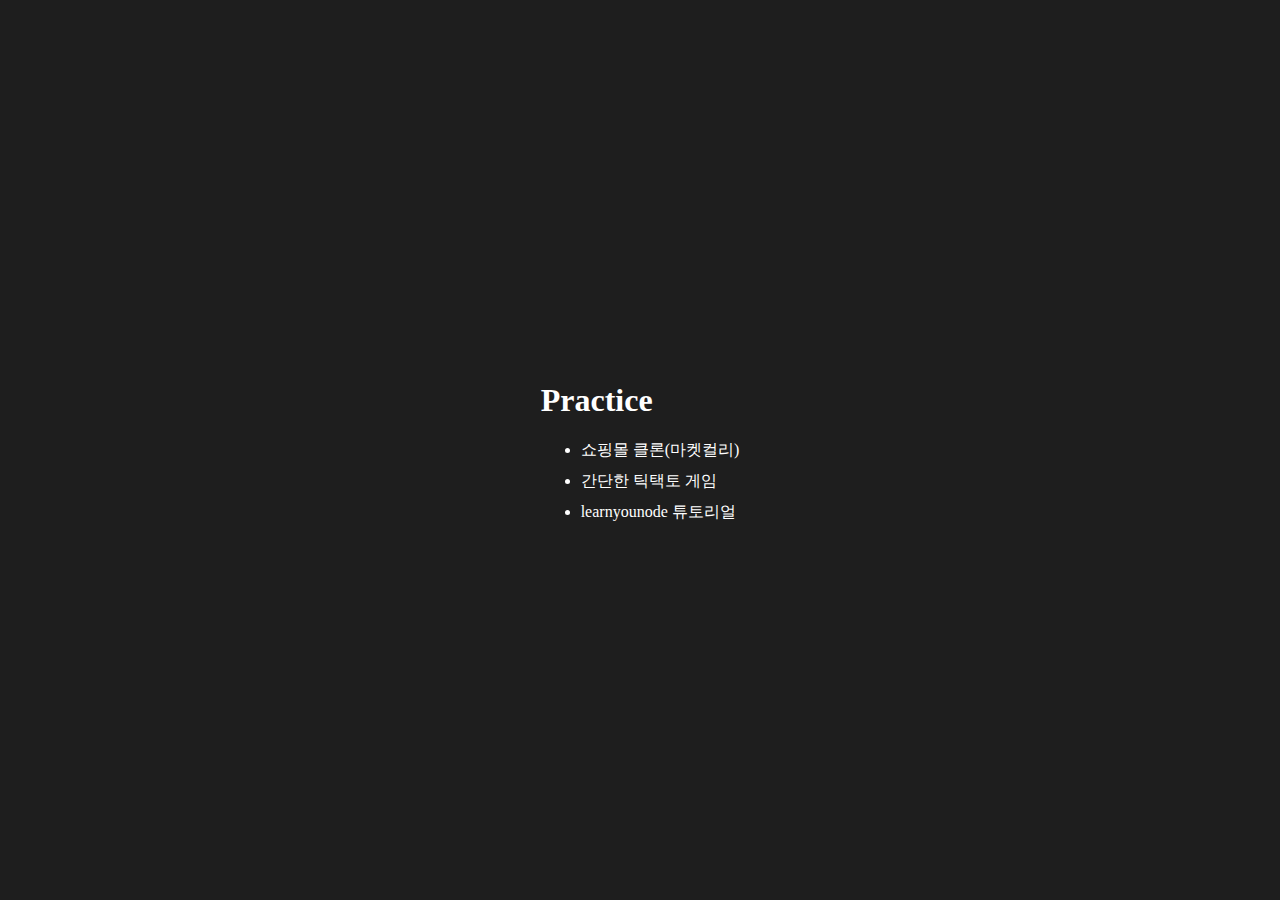
<file: index.html>
<html lang="en">
<head>
    <meta charset="UTF-8">
    <meta http-equiv="X-UA-Compatible" content="IE=edge">
    <meta name="viewport" content="width=device-width, initial-scale=1.0">
    <title>Practice</title>

    <link rel="stylesheet" href="style.css">
</head>
<body>
    <div>        
        <h1>Practice</h1>
        <ul>
            <li>
                <a href="./shop_clone/">쇼핑몰 클론(마켓컬리)</a>
            </li>
            <li>
                <a href="./tic-tac-toe/">간단한 틱택토 게임</a>
            </li>
            <li>
                <a href="https://github.com/hseoy/practice/tree/main/learn-node">learnyounode 튜토리얼</a>
            </li>
        </ul>
    </div>
</body>
</html>
</file>
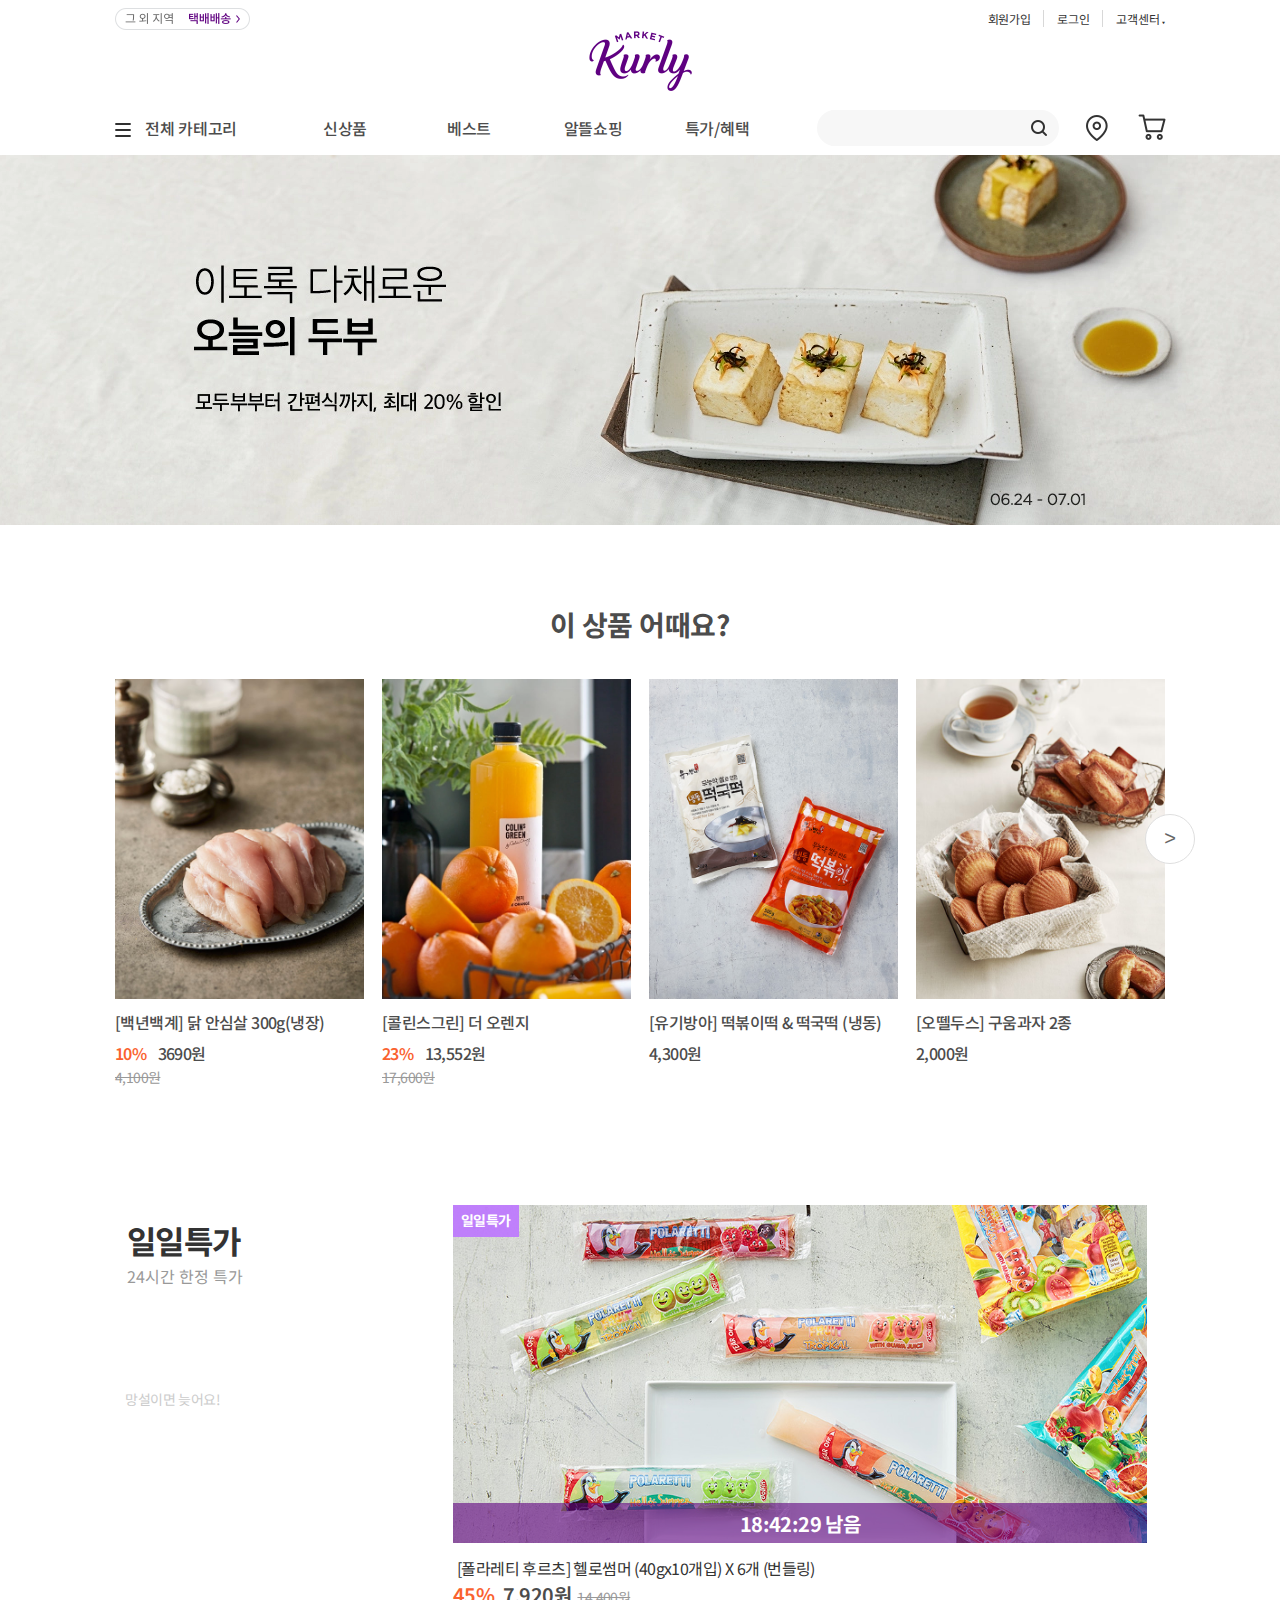
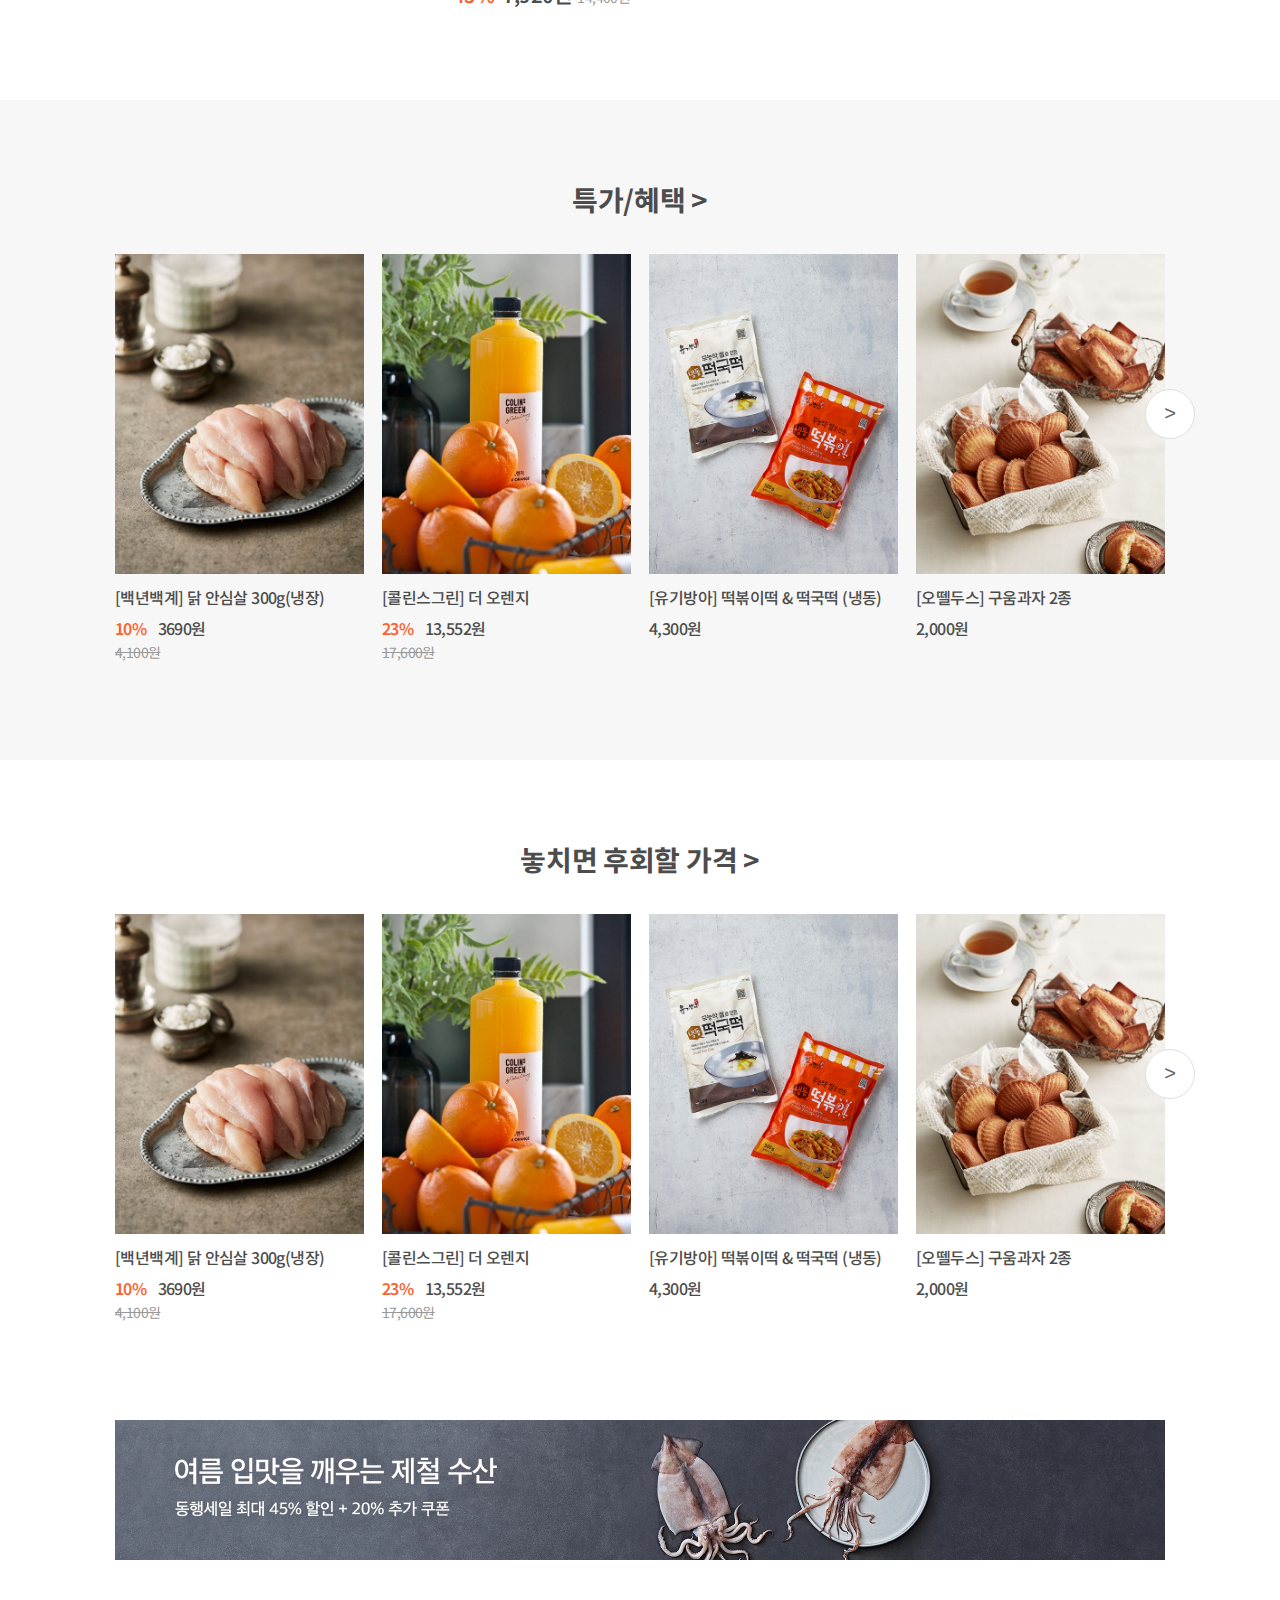
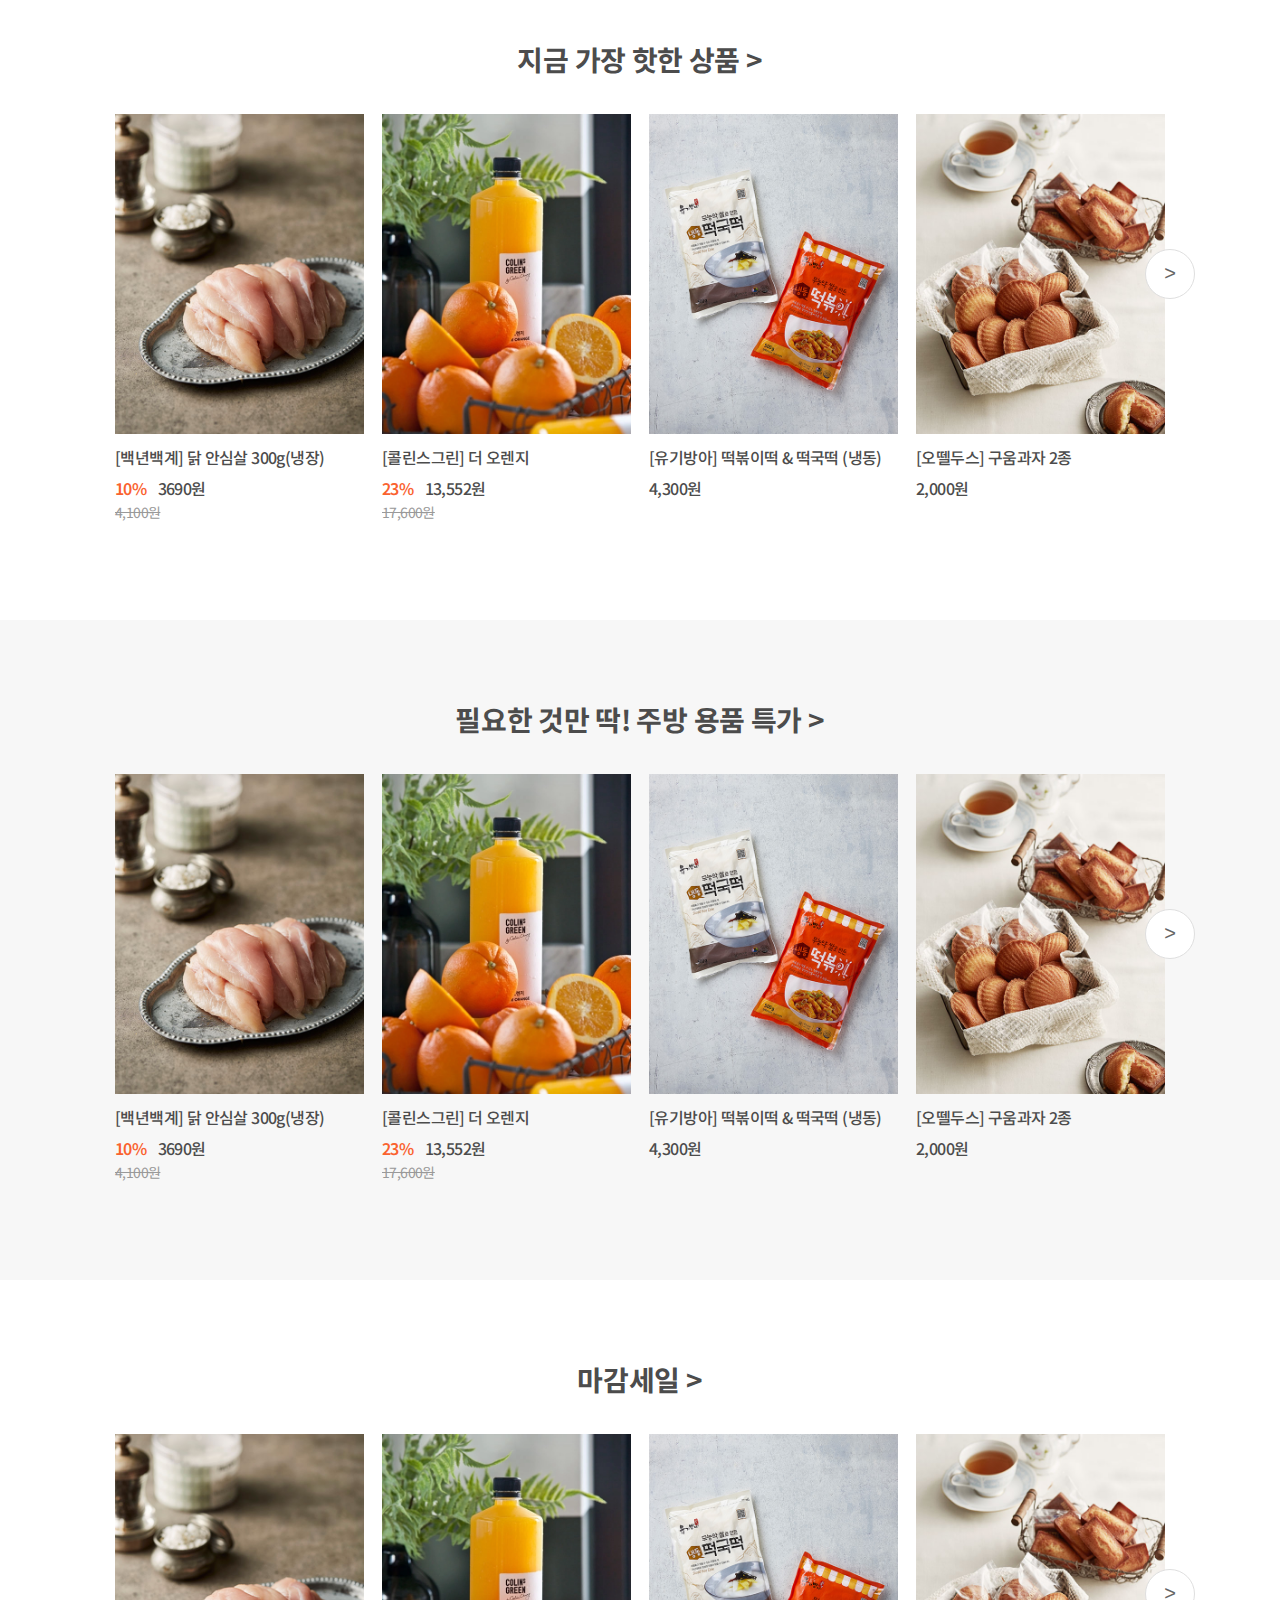
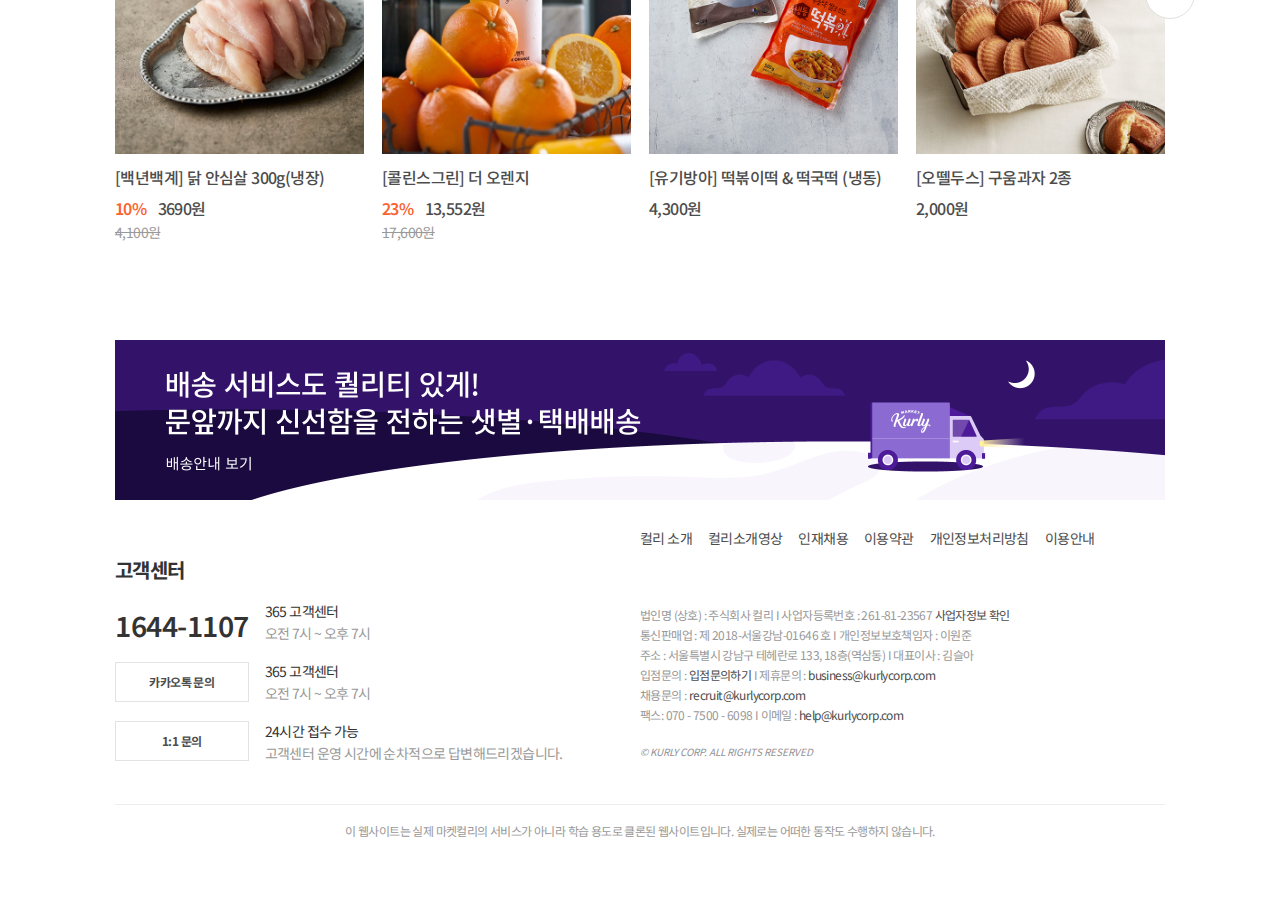
<file: shop_clone/index.html>
<html lang="en">

<head>
    <meta charset="UTF-8">
    <meta http-equiv="X-UA-Compatible" content="IE=edge">
    <meta name="viewport" content="width=device-width, initial-scale=1.0">
    <title>마켓컬리 클론</title>
    <link rel="stylesheet" href="./style.css">
    <link rel="shortcut icon" href="ico_32.png" type="image/png">

    <link rel="preconnect" href="https://fonts.googleapis.com">
    <link rel="preconnect" href="https://fonts.gstatic.com" crossorigin>
    <link href="https://fonts.googleapis.com/css2?family=Noto+Sans+KR:wght@100;300;400;500;700;900&display=swap"
        rel="stylesheet">
</head>

<body>
    <header class="header">
        <div class="header__wrap wrap">
            <div class="header__user-menu">
                <div class="header__user-event">
                    <a href="#">
                        <img src="./assets/delivery_200323.gif" alt="delivery">
                    </a>
                </div>
                <ul class="user-menu__menu-list">
                    <li class="user-menu__menu">회원가입</li>
                    <li class="user-menu__menu">로그인</li>
                    <li class="user-menu__menu">고객센터<span class="sub-menu__icon-down">▼</span></li>
                </ul>
            </div>
            <div class="header__logo">
                <h1 class="logo__title">
                    <a href="#">
                        <img src="./assets/logo.png" alt="logo">
                    </a>
                </h1>
            </div>
        </div>
    </header>
    <nav class="gnb">
        <div class="gnb__wrap wrap">
            <div class="gnb__menu-wrap">
                <ul class="gnb__menu-list">
                    <li class="gnb__menu gnb__menu--icon">
                        <div class="gnb__menu-icon">
                            <img src="./assets/ico_gnb_all_off.png" alt="menu icon">
                        </div>
                        <a href="#" class="gnb__menu-link">
                            전체 카테고리
                        </a>
                    </li>
                    <li class="gnb__menu">
                        <a href="#" class="gnb__menu-link">
                            신상품
                        </a>
                    </li>
                    <li class="gnb__menu">
                        <a href="#" class="gnb__menu-link">
                            베스트
                        </a>
                    </li>
                    <li class="gnb__menu">
                        <a href="#" class="gnb__menu-link">
                            알뜰쇼핑
                        </a>
                    </li>
                    <li class="gnb__menu">
                        <a href="#" class="gnb__menu-link">
                            특가/혜택
                        </a>
                    </li>
                </ul>
            </div>
            <div class="search-bar-wrap">
                <div class="search-bar">
                    <input type="text" class="search-bar__input">
                    <input type="image" src="./assets/ico_search_x2.png" class="search-bar__btn-button"></input>
                </div>
            </div>
            <div class="gnb__icon-wrap delivery-setting">
                <a href="#">
                    <img src="./assets/ico_delivery_setting.png" alt="delivery setting">
                </a>
            </div>
            <div class="gnb__icon-wrap cart">
                <a href="#">
                    <img src="./assets/ico_cart.png" alt="cart">
                </a>
            </div>
        </div>
    </nav>



    <div class="banner">
        <div class="banner__wrap">
            <button type="button" class="banner__btn-prev">&lt;</button>
            <button type="button" class="banner__btn-next">&gt;</button>
        </div>
    </div>


    <div class="product-view">
        <div class="product-view__wrap wrap">
            <h3 class="product-view__head">이 상품 어때요?</h3>
            <div class="product-view__items">
                <button type="button" class="product-view-item__btn-next">&gt;</button>
                <div class="product-view-item">
                    <div class="product-view-item__thum">
                        <img src="./assets/1472727892110l0.jpg" alt="product image">
                    </div>
                    <h4 class="product-view-item__name">[백년백계] 닭 안심살 300g(냉장)</h4>
                    <div class="product-view-item__price">
                        <span class="product-view-item__discount-rate">10%</span>
                        3690원
                    </div>
                    <div class="product-view-item__cost">4,100원</div>
                </div>
                <div class="product-view-item">
                    <div class="product-view-item__thum">
                        <img src="./assets/385_shop1_556007.webp" alt="product image">
                    </div>
                    <h4 class="product-view-item__name">[콜린스그린] 더 오렌지</h4>
                    <div class="product-view-item__price">
                        <span class="product-view-item__discount-rate">23%</span>
                        13,552원
                    </div>
                    <div class="product-view-item__cost">17,600원</div>
                </div>
                <div class="product-view-item">
                    <div class="product-view-item__thum">
                        <img src="./assets/1567563159964l0.jpg" alt="product image">
                    </div>
                    <h4 class="product-view-item__name">[유기방아] 떡볶이떡 & 떡국떡 (냉동)</h4>
                    <div class="product-view-item__price">
                        4,300원
                    </div>
                </div>
                <div class="product-view-item">
                    <div class="product-view-item__thum">
                        <img src="./assets/1470879732522l0.jpg" alt="product image">
                    </div>
                    <h4 class="product-view-item__name">[오뗄두스] 구움과자 2종</h4>
                    <div class="product-view-item__price">
                        2,000원
                    </div>
                </div>
            </div>
        </div>
    </div>


    <div class="special-product-view">
        <div class="special-product-view__wrap wrap">
            <div class="special-product-view__head">
                <div class="special-product-view__title">
                    <h3 class="special-product-view__main-title">일일특가</h3>
                    <p class="special-product-view__sub-title">24시간 한정 특가</p>
                </div>
                <p class="special-product-view__sub-hook">망설이면 늦어요!</p>
            </div>
            <div class="special-product-view__item">
                <div class="special-product-view-item__thum">
                    <h4 class="special-product-view-item__thum-title">일일특가</h4>
                    <div class="special-product-view-item__thum-image">
                        <img src="./assets/1624862216976z0.jpg" alt="special product image">
                    </div>
                    <div class="special-product-view-item__thum-time">18:42:29 남음</div>
                </div>
                <div class="special-product-view-item__name">[폴라레티 후르츠] 헬로썸머 (40gx10개입) X 6개 (번들링)</div>
                <div class="special-product-view-item__price">
                    <span class="special-product-view-item__discount-rate">45%</span>
                    <span class="special-product-view-item__in-price">
                        <span class="special-product-view-item__selling">7,920원</span>
                        <span class="special-product-view-item__cost">14,400원</span>
                </div>
            </div>
        </div>
    </div>
    </div>

    <div class="product-view product-view--bg-gray">
        <div class="product-view__wrap wrap">
            <h3 class="product-view__head">특가/혜택 &gt;</h3>
            <div class="product-view__items">
                <button type="button" class="product-view-item__btn-next">&gt;</button>
                <div class="product-view-item">
                    <div class="product-view-item__thum">
                        <img src="./assets/1472727892110l0.jpg" alt="product image">
                    </div>
                    <h4 class="product-view-item__name">[백년백계] 닭 안심살 300g(냉장)</h4>
                    <div class="product-view-item__price">
                        <span class="product-view-item__discount-rate">10%</span>
                        3690원
                    </div>
                    <div class="product-view-item__cost">4,100원</div>
                </div>
                <div class="product-view-item">
                    <div class="product-view-item__thum">
                        <img src="./assets/385_shop1_556007.webp" alt="product image">
                    </div>
                    <h4 class="product-view-item__name">[콜린스그린] 더 오렌지</h4>
                    <div class="product-view-item__price">
                        <span class="product-view-item__discount-rate">23%</span>
                        13,552원
                    </div>
                    <div class="product-view-item__cost">17,600원</div>
                </div>
                <div class="product-view-item">
                    <div class="product-view-item__thum">
                        <img src="./assets/1567563159964l0.jpg" alt="product image">
                    </div>
                    <h4 class="product-view-item__name">[유기방아] 떡볶이떡 & 떡국떡 (냉동)</h4>
                    <div class="product-view-item__price">
                        4,300원
                    </div>
                </div>
                <div class="product-view-item">
                    <div class="product-view-item__thum">
                        <img src="./assets/1470879732522l0.jpg" alt="product image">
                    </div>
                    <h4 class="product-view-item__name">[오뗄두스] 구움과자 2종</h4>
                    <div class="product-view-item__price">
                        2,000원
                    </div>
                </div>
            </div>
        </div>
    </div>


    <div class="product-view">
        <div class="product-view__wrap wrap">
            <h3 class="product-view__head">놓치면 후회할 가격 &gt;</h3>
            <div class="product-view__items">
                <button type="button" class="product-view-item__btn-next">&gt;</button>
                <div class="product-view-item">
                    <div class="product-view-item__thum">
                        <img src="./assets/1472727892110l0.jpg" alt="product image">
                    </div>
                    <h4 class="product-view-item__name">[백년백계] 닭 안심살 300g(냉장)</h4>
                    <div class="product-view-item__price">
                        <span class="product-view-item__discount-rate">10%</span>
                        3690원
                    </div>
                    <div class="product-view-item__cost">4,100원</div>
                </div>
                <div class="product-view-item">
                    <div class="product-view-item__thum">
                        <img src="./assets/385_shop1_556007.webp" alt="product image">
                    </div>
                    <h4 class="product-view-item__name">[콜린스그린] 더 오렌지</h4>
                    <div class="product-view-item__price">
                        <span class="product-view-item__discount-rate">23%</span>
                        13,552원
                    </div>
                    <div class="product-view-item__cost">17,600원</div>
                </div>
                <div class="product-view-item">
                    <div class="product-view-item__thum">
                        <img src="./assets/1567563159964l0.jpg" alt="product image">
                    </div>
                    <h4 class="product-view-item__name">[유기방아] 떡볶이떡 & 떡국떡 (냉동)</h4>
                    <div class="product-view-item__price">
                        4,300원
                    </div>
                </div>
                <div class="product-view-item">
                    <div class="product-view-item__thum">
                        <img src="./assets/1470879732522l0.jpg" alt="product image">
                    </div>
                    <h4 class="product-view-item__name">[오뗄두스] 구움과자 2종</h4>
                    <div class="product-view-item__price">
                        2,000원
                    </div>
                </div>
            </div>
        </div>
    </div>


    <div class="image-event-banner">
        <div class="image-event-banner__wrap wrap">
            <a href="#">
                <img src="./assets/pc_img_1624513132.webp" alt="banner">
            </a>
        </div>
    </div>

    <div class="product-view">
        <div class="product-view__wrap wrap">
            <h3 class="product-view__head">지금 가장 핫한 상품 &gt;</h3>
            <div class="product-view__items">
                <button type="button" class="product-view-item__btn-next">&gt;</button>
                <div class="product-view-item">
                    <div class="product-view-item__thum">
                        <img src="./assets/1472727892110l0.jpg" alt="product image">
                    </div>
                    <h4 class="product-view-item__name">[백년백계] 닭 안심살 300g(냉장)</h4>
                    <div class="product-view-item__price">
                        <span class="product-view-item__discount-rate">10%</span>
                        3690원
                    </div>
                    <div class="product-view-item__cost">4,100원</div>
                </div>
                <div class="product-view-item">
                    <div class="product-view-item__thum">
                        <img src="./assets/385_shop1_556007.webp" alt="product image">
                    </div>
                    <h4 class="product-view-item__name">[콜린스그린] 더 오렌지</h4>
                    <div class="product-view-item__price">
                        <span class="product-view-item__discount-rate">23%</span>
                        13,552원
                    </div>
                    <div class="product-view-item__cost">17,600원</div>
                </div>
                <div class="product-view-item">
                    <div class="product-view-item__thum">
                        <img src="./assets/1567563159964l0.jpg" alt="product image">
                    </div>
                    <h4 class="product-view-item__name">[유기방아] 떡볶이떡 & 떡국떡 (냉동)</h4>
                    <div class="product-view-item__price">
                        4,300원
                    </div>
                </div>
                <div class="product-view-item">
                    <div class="product-view-item__thum">
                        <img src="./assets/1470879732522l0.jpg" alt="product image">
                    </div>
                    <h4 class="product-view-item__name">[오뗄두스] 구움과자 2종</h4>
                    <div class="product-view-item__price">
                        2,000원
                    </div>
                </div>
            </div>
        </div>
    </div>


    <div class="product-view product-view--bg-gray">
        <div class="product-view__wrap wrap">
            <h3 class="product-view__head">필요한 것만 딱! 주방 용품 특가 &gt;</h3>
            <div class="product-view__items">
                <button type="button" class="product-view-item__btn-next">&gt;</button>
                <div class="product-view-item">
                    <div class="product-view-item__thum">
                        <img src="./assets/1472727892110l0.jpg" alt="product image">
                    </div>
                    <h4 class="product-view-item__name">[백년백계] 닭 안심살 300g(냉장)</h4>
                    <div class="product-view-item__price">
                        <span class="product-view-item__discount-rate">10%</span>
                        3690원
                    </div>
                    <div class="product-view-item__cost">4,100원</div>
                </div>
                <div class="product-view-item">
                    <div class="product-view-item__thum">
                        <img src="./assets/385_shop1_556007.webp" alt="product image">
                    </div>
                    <h4 class="product-view-item__name">[콜린스그린] 더 오렌지</h4>
                    <div class="product-view-item__price">
                        <span class="product-view-item__discount-rate">23%</span>
                        13,552원
                    </div>
                    <div class="product-view-item__cost">17,600원</div>
                </div>
                <div class="product-view-item">
                    <div class="product-view-item__thum">
                        <img src="./assets/1567563159964l0.jpg" alt="product image">
                    </div>
                    <h4 class="product-view-item__name">[유기방아] 떡볶이떡 & 떡국떡 (냉동)</h4>
                    <div class="product-view-item__price">
                        4,300원
                    </div>
                </div>
                <div class="product-view-item">
                    <div class="product-view-item__thum">
                        <img src="./assets/1470879732522l0.jpg" alt="product image">
                    </div>
                    <h4 class="product-view-item__name">[오뗄두스] 구움과자 2종</h4>
                    <div class="product-view-item__price">
                        2,000원
                    </div>
                </div>
            </div>
        </div>
    </div>

    <div class="product-view">
        <div class="product-view__wrap wrap">
            <h3 class="product-view__head">마감세일 &gt;</h3>
            <div class="product-view__items">
                <button type="button" class="product-view-item__btn-next">&gt;</button>
                <div class="product-view-item">
                    <div class="product-view-item__thum">
                        <img src="./assets/1472727892110l0.jpg" alt="product image">
                    </div>
                    <h4 class="product-view-item__name">[백년백계] 닭 안심살 300g(냉장)</h4>
                    <div class="product-view-item__price">
                        <span class="product-view-item__discount-rate">10%</span>
                        3690원
                    </div>
                    <div class="product-view-item__cost">4,100원</div>
                </div>
                <div class="product-view-item">
                    <div class="product-view-item__thum">
                        <img src="./assets/385_shop1_556007.webp" alt="product image">
                    </div>
                    <h4 class="product-view-item__name">[콜린스그린] 더 오렌지</h4>
                    <div class="product-view-item__price">
                        <span class="product-view-item__discount-rate">23%</span>
                        13,552원
                    </div>
                    <div class="product-view-item__cost">17,600원</div>
                </div>
                <div class="product-view-item">
                    <div class="product-view-item__thum">
                        <img src="./assets/1567563159964l0.jpg" alt="product image">
                    </div>
                    <h4 class="product-view-item__name">[유기방아] 떡볶이떡 & 떡국떡 (냉동)</h4>
                    <div class="product-view-item__price">
                        4,300원
                    </div>
                </div>
                <div class="product-view-item">
                    <div class="product-view-item__thum">
                        <img src="./assets/1470879732522l0.jpg" alt="product image">
                    </div>
                    <h4 class="product-view-item__name">[오뗄두스] 구움과자 2종</h4>
                    <div class="product-view-item__price">
                        2,000원
                    </div>
                </div>
            </div>
        </div>
    </div>



    <div class="image-event-banner">
        <div class="image-event-banner__wrap wrap">
            <a href="#">
                <img src="./assets/pc_img_1568875999.webp" alt="banner">
            </a>
        </div>
    </div>


    <footer class="footer">
        <div class="footer__wrap wrap">
            <div class="footer__row footer__row--border">
                <div class="footer__row-item">
                    <div class="footer__cc">
                        <h3 class="footer__cc-title">
                            고객센터
                        </h3>
                        <div class="footer__row">
                            <div class="footer__row-item footer__row-item--w156">
                                <h4 class="footer__cc-link-wrap footer__cc-call-number">1644-1107</h4>
                                <h4 class="footer__cc-link-wrap">
                                    <a href="#">카카오톡 문의</a>
                                </h4>
                                <h4 class="footer__cc-link-wrap">
                                    <a href="#">1:1 문의</a>
                                </h4>
                            </div>
                            <div class="footer__row-item footer__row-item--w100p">
                                <div class="footer__cc-call">
                                    <h4 class="footer__cc-call-title">365 고객센터</h4>
                                    <p class="footer__cc-call-description">오전 7시 ~ 오후 7시</p>
                                </div>
                                
                                <div class="footer__cc-call">
                                    <h4 class="footer__cc-call-title">365 고객센터</h4>
                                    <p class="footer__cc-call-description">오전 7시 ~ 오후 7시</p>
                                </div>
                                
                                <div class="footer__cc-call">
                                    <h4 class="footer__cc-call-title">24시간 접수 가능</h4>
                                    <p class="footer__cc-call-description">고객센터 운영 시간에 순차적으로 답변해드리겠습니다.</p>
                                </div>
                            </div>
                        </div>
                    </div>
                </div>
                <div class="footer__row-item">
                    <ul class="footer__nav-list">
                        <li class="footer__nav-item"><a href="#">컬리 소개</a></li>
                        <li class="footer__nav-item"><a href="#">컬리소개영상</a></li>
                        <li class="footer__nav-item"><a href="#">인재채용</a></li>
                        <li class="footer__nav-item"><a href="#">이용약관</a></li>
                        <li class="footer__nav-item"><a href="#">개인정보처리방침</a></li>
                        <li class="footer__nav-item"><a href="#">이용안내</a></li>
                    </ul>
                    <div class="footer__company">
                        법인명 (상호) : 주식회사 컬리 <span class="bar">I</span> 사업자등록번호 : 261-81-23567 <a
                            href="http://www.ftc.go.kr/bizCommPop.do?wrkr_no=2618123567&amp;apv_perm_no=" target="_blank"
                            class="link">사업자정보
                            확인</a>
                        <br>
                        통신판매업 : 제 2018-서울강남-01646 호 <span class="bar">I</span> 개인정보보호책임자 : 이원준
                        <br>
                        주소 : 서울특별시 강남구 테헤란로 133, 18층(역삼동) <span class="bar">I</span> 대표이사 : 김슬아
                        <br>
                        입점문의 : <a href="https://forms.gle/oKMAe1SaicqMX3SC9" target="_blank" class="link">입점문의하기</a> <span
                            class="bar">I</span> 제휴문의 : <a href="mailto:business@kurlycorp.com"
                            class="link">business@kurlycorp.com</a>
                        <br>
                        채용문의 : <a href="mailto:recruit@kurlycorp.com" class="link">recruit@kurlycorp.com</a>
                        <br>
                        팩스: 070 - 7500 - 6098 <span class="bar">I</span> 이메일 : <a href="mailto:help@kurlycorp.com"
                            class="link">help@kurlycorp.com</a>

                    
                        <em class="footer__copyright">© KURLY CORP. ALL RIGHTS RESERVED</em>
                    </div>
                </div>
            </div>

            <div class="footer__row footer__row--border">
                <div class="footer__description">
                    이 웹사이트는 실제 마켓컬리의 서비스가 아니라 학습 용도로 클론된 웹사이트입니다. 
                    실제로는 어떠한 동작도 수행하지 않습니다.
                </div>
            </div>
        </div>
    </footer>
</body>

</html>
</file>
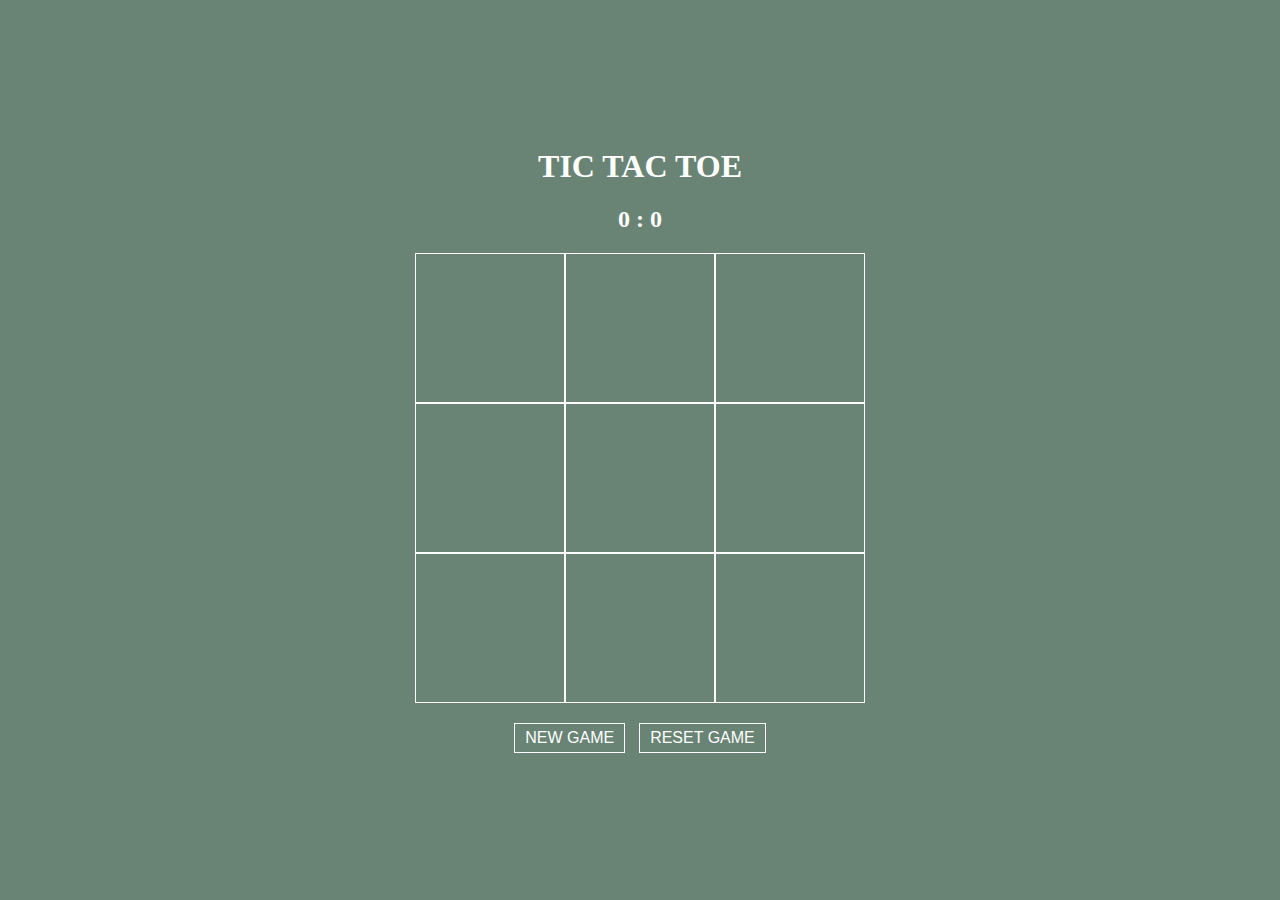
<file: tic-tac-toe/index.html>
<html lang="en">
<head>
    <meta charset="UTF-8">
    <meta http-equiv="X-UA-Compatible" content="IE=edge">
    <meta name="viewport" content="width=device-width, initial-scale=1.0">
    <title>간단한 틱택토 게임</title>

    <link rel="stylesheet" href="style.css">
</head>
<body>
    <div class="game-wrap">
        <div class="game-inner">
            <h1 class="center">TIC TAC TOE</h1>
            <h2 class="center game-result">
                <span class="game-result-o">0</span>
                 : 
                <span class="game-result-x">0</span>
                <div class="game-result-text"></div>
            </h2>
            
            <div id="container"></div>
        
            <div class="center btn-wrap">
                <button type="button" class="btn-new">NEW GAME</button>
                <button type="button" class="btn-reset">RESET GAME</button>
            </div>
        </div>
    </div>

    <script src="./script.js"></script>
</body>
</html>
</file>
<file: style.css>
body {
    display: flex;
    align-items: center;
    justify-content: center;
    background-color: #1e1e1e;
    color: #fff;
}

li {
    margin: 10px 0;
}

a {
    color: #fff;
    text-decoration: none;
}

a:hover {
    text-decoration: underline;
}
</file>
<file: shop_clone/style.css>
/*****************************/
html, body {
    width: 100%;
    height: 100%;
    min-width: 1050px;
}

body {
    font-size: 12px;
    font-family: 'Noto Sans KR', sans-serif;
    color: #4c4c4c;
    letter-spacing: -.05em;
}

body, h1, h2, h3, h4, h5, h6, ul, ol,
li, div, a, p {
    margin: 0;
    padding: 0;
    box-sizing: border-box;
}

ul, ol {
    list-style: none;
}

div, th, td, li, dt, dd, p {
    word-break: break-all;
}

a {
    text-decoration: none;
    color: #4c4c4c;
}

input[type="image"]:focus,
button {
    outline: none;
}
input[type="image"]:focus,
button:focus {
    outline: none;
    border: none;
}
/*****************************/
.wrap {
    width: 1050px;
    margin: 0 auto;
    position: relative;
}

.header__user-menu {
    display: flex;
    justify-content: space-between;
    width: 100%;
    height: 37px;
    position: absolute;
    top: 0;
}

.user-menu__menu-list {
    display: flex;
    align-items: center;
}

.user-menu__menu {
    display: inline-block;
    padding: 0 13px;
    color: #333;
    letter-spacing: -.3px;
}
.user-menu__menu:first-child {
    padding-left: 0;
}
.user-menu__menu:last-child {
    padding-right: 0;
}
.user-menu__menu:not(:last-child) {
    border-right: 1px solid #d8d8d8;
}
.sub-menu__icon-down {
    font-size: 3px;
    padding-left: 3px;
}

.header__user-event {
    display: flex;
    flex-direction: column;
    justify-content: center;
}

.header__user-event a {
    display: inline-block;
}

.header__user-event img {
    width: 135px;
    height: 22px;
}

.header__logo {
    height: 100px;
    padding-top: 15px;
    display: flex;
    justify-content: center;
}

.logo__title img {
    width: 103px;
    height: 79px;
}

/*****************************/
.gnb__wrap {
    display: flex;
    align-items: center;
}
.gnb__menu-list {
    display: flex;
}

.gnb__menu {
    font-size: 16px;
    font-weight: 500;
    height: 55px;
    width: 124px;
    letter-spacing: -0.3px;
    display: flex;
    justify-content: center;
    align-items: center;
}
.gnb__menu--icon {
    width: 168px;
    justify-content: flex-start;
}
.gnb__menu-link {
    display: inline-block;
}
.gnb__menu-link:hover {
    border-bottom: 1px solid #333;
}
.gnb__menu-icon .gnb__menu-link:hover {
    border-bottom: none;
}
.gnb__menu-icon {
    padding: 5px 14px 0 0;
}
.gnb__menu-icon img {
    width: 16px;
    height: 14px;
}
.gnb__icon-wrap {
    margin-left: 20px;
}

/*****************************/
.search-bar-wrap {
    position: relative;
}
.search-bar {
    border-radius: 18px;
    background-color: #f7f7f7;
    width: 242px;
    height: 36px;
    padding: 0 60px 0 14px;
    margin-left: 38px;
    display: flex;
    position: relatvie;
}
.search-bar__input {
    background-color: #f7f7f7;
    color: #333;
    border: none;
    outline: none;
}
.search-bar__btn-button {
    position: absolute;
    right: 5px;
    top: 3px;
    width: 30px;
    height: 30px;
}
/*****************************/
.banner {
    position: relative;
    height: 370px;
    background: url('./assets/banner_img.png') no-repeat center;
}

.banner__wrap {
    position: relative;
    display: flex;
    align-items: center;
    width: 100%;
    height: 100%;
    justify-content: space-around;
}

.banner__btn-prev,
.banner__btn-next {
    border-radius: 50%;
    background-color: rgba(0, 0, 0, 0.3);
    color: #f7f7f7;
    border: none;
    outline: none;
    width: 52px;
    height: 52px;
    display: none;
    cursor: pointer;
}
.banner__wrap:hover .banner__btn-prev,
.banner__wrap:hover .banner__btn-next {
    display: inline-block;
}
.image-event-banner__wrap img {
    width: 100%;
}
/*****************************/
.product-view {
    padding-bottom: 99px;
}
.product-view--bg-gray {
    background-color: #f7f7f7;
}
.product-view__head {
    padding: 79px 0 35px;
    font-size: 28px;
    letter-spacing: -0.3px;
    text-align: center;
}
.product-view__items {
    display: flex;
}
.product-view-item {
    margin-right: 18px;
    display: inline-block;
    cursor: pointer;
}
.product-view-item__thum img {
    width: 249px;
    height: 320px;
}
.product-view-item__name {
    font-size: 16px;
    font-weight: 500;
    line-height: 23px;
    margin-top: 12px;
}
.product-view-item__price {
    padding-top: 9px;
    font-weight: 500;
    font-size: 16px;
    line-height: 20px;
}
.product-view-item__discount-rate {
    padding-right: 8px;
    font-weight: 600;
    font-size: 16px;
    color: #fa622f;
    line-height: 20px;
}
.product-view-item__cost {
    padding-top: 5px;
    font-size: 14px;
    color: #999;
    line-height: 18px;
    text-decoration: line-through;
}
.product-view-item__btn-next {
    position: absolute;
    right: -30px;
    bottom: calc(45% - 30px);
    width: 50px;
    height: 50px;
    font-size: 20px;
    color: #666;
    background-color: #fff;
    border: 1px solid #dfdfdf;
    border-radius: 50%;
    cursor: pointer;
}
/*****************************/
.special-product-view {
    padding: 20px 0 88px;
}
.special-product-view__wrap {
    display: flex;
}
.special-product-view__head {
    display: inline-block;
    width: 338px;
    padding: 11px 0 7px 10px;
}
.special-product-view__title {
    height: 173px;
    padding-left: 2px;
    text-align: left;
}
.special-product-view__main-title {
    font-weight: 700;
    font-size: 32px;
    line-height: 48px;
    color: #333;
}
.special-product-view__sub-title {
    font-size: 16px;
    line-height: 24px;
    letter-spacing: 0;
    text-align: left;
    color: #999;
}
.special-product-view__sub-hook {
    font-size: 14px;
    color: #ccc;
    line-height: 20px;
    letter-spacing: -0.4px;
}
.special-product-view__item {
    display: inline-block;
    width: 694px;
    cursor: pointer;
}
.special-product-view-item__thum,
.special-product-view-item__thum-image img {
    width: 694px;
    height: 338px;
}
.special-product-view-item__thum {
    position: relative;
}
.special-product-view-item__thum-title {
    overflow: hidden;
    position: absolute;
    left: 0;
    top: 0;
    height: 32px;
    padding: 0 8px;
    text-align: center;
    white-space: nowrap;
    background-color: rgba(189, 118, 255, 0.9);
    font-weight: 700;
    font-size: 14px;
    color: #fff;
    line-height: 30px;
}
.special-product-view-item__thum-time {
    background-color: rgba(95, 0, 128, 0.6);
    color: #fff;
    position: absolute;
    display: flex;
    justify-content: center;
    align-items: center;
    left: 0;
    bottom: 0;
    width: 100%;
    height: 40px;
    font-weight: bold;
    font-size: 20px;
}
.special-product-view-item__name {
    font-size: 16px;
    line-height: 24px;
    color: #333;
    padding: 13px 0 0 4px;
    white-space: nowrap;
    text-overflow: ellipsis;
}
.special-product-view-item__discount-rate {
    padding-right: 6px;
    font-weight: 600;
    font-size: 20px;
    color: #fa622f;
    line-height: 30px;
}
.special-product-view-item__selling {
    font-weight: 600;
    font-size: 20px;
    line-height: 30px;
}
.special-product-view-item__cost {
    padding-left: 4px;
    font-size: 14px;
    color: #999;
    line-height: 30px;
    text-decoration: line-through;
}

/*****************************/
.footer_wrap {
    display: flex;
    flex-direction: column;
}
.footer__row {
    display: flex;
    font-size: 12px;
    color: #999;
    line-height: 20px;
}
.footer__row:not(:last-child) {
    padding-top: 29px;
}
.footer__row--border:not(:first-child) {
    border-top: 1px solid #eee;
}
.footer__row-item {
    display: inline-block;
    width: 50%;
    padding-bottom: 20px;
}
.footer__row-item--w156 {
    width: 156px;
}
.footer__row-item--w100p {
    width: 100%;
}
.footer__company {
    padding-top: 29px;
    font-size: 12px;
    line-height: 20px;
}
.footer__copyright {
    display: block;
    padding-top: 16px;
    font-size: 10px;
    color: #949296;
    line-height: 22px;
    letter-spacing: 0;
}
.footer__nav-list {
    display: flex;
    padding-bottom: 29px;
}
.footer__nav-item {
    font-size: 14px;
    color: #333;
    line-height: 18px;
    padding-right: 16px;
}
.footer__cc-title {
    padding: 29px 0 2px;
    font-weight: 700;
    font-size: 20px;
    color: #333;
    line-height: 24px;
}
.footer__cc-call {
    padding-top: 16px;
}
.footer__cc-call-title {
    font-size: 14px;
    font-weight: 400;
    color: #333;
    line-height: 22px;
}
.footer__cc-call-description {
    color: #999;
    font-size: 14px;
    line-height: 22px;
}
.footer__cc-link-wrap {
    margin: 19px 16px 0 0;
    border: 1px solid #e3e3e3;
    height: 40px;
    display: flex;
    justify-content: center;
    align-items: center;
}
.footer__cc-call-number {
    padding-top: 4px;
    border: none;
    font-weight: 600;
    font-size: 28px;
    color: #333;
    line-height: 36px;
    letter-spacing: -.5px;
    white-space: nowrap;
}
.footer__description {
    padding-top: 16px;
    padding-bottom: 60px;
    width: 100%;
    text-align: center;
}
/*****************************/
</file>
<file: tic-tac-toe/style.css>
html, body {
    margin: 0;
    width: 100%;
    height: 100%;
}
body {
    background-color: #698474;
    color: #fff;
}
button {
    cursor: pointer;
    outline: none;
}
/*************************************************/
.game-wrap {
    display: flex;
    align-items: center;
    justify-content: center;
    position: relative;
    width: 100%;
    height: 100%;
}
.center{
    text-align: center;
}

#container {
    width: 450px;
    margin: 0 auto;
    display: flex;
    flex-wrap: wrap;
}

#container .item {
    width: 150px;
    height: 150px;
    border: 1px solid #fff;
    font-size: 20px;
    display: flex;
    align-items: center;
    justify-content: center;
    box-sizing: border-box;
    cursor: pointer;
}
.game-result-text {
    font-size: 16px;
}
.btn-wrap {
    padding: 20px 0;
}

.btn-new,
.btn-reset {
    background-color: #698474;
    border: 1px solid #fff;
    color: #fff;
    font-size: 16px;
    margin: 0 5px;
    padding: 5px 10px;
    cursor: pointer;
    transition: 0.2s;
}
.btn-new:hover,
.btn-reset:hover {
    background-color: #fff;
    color: #698474;
}
</file>
